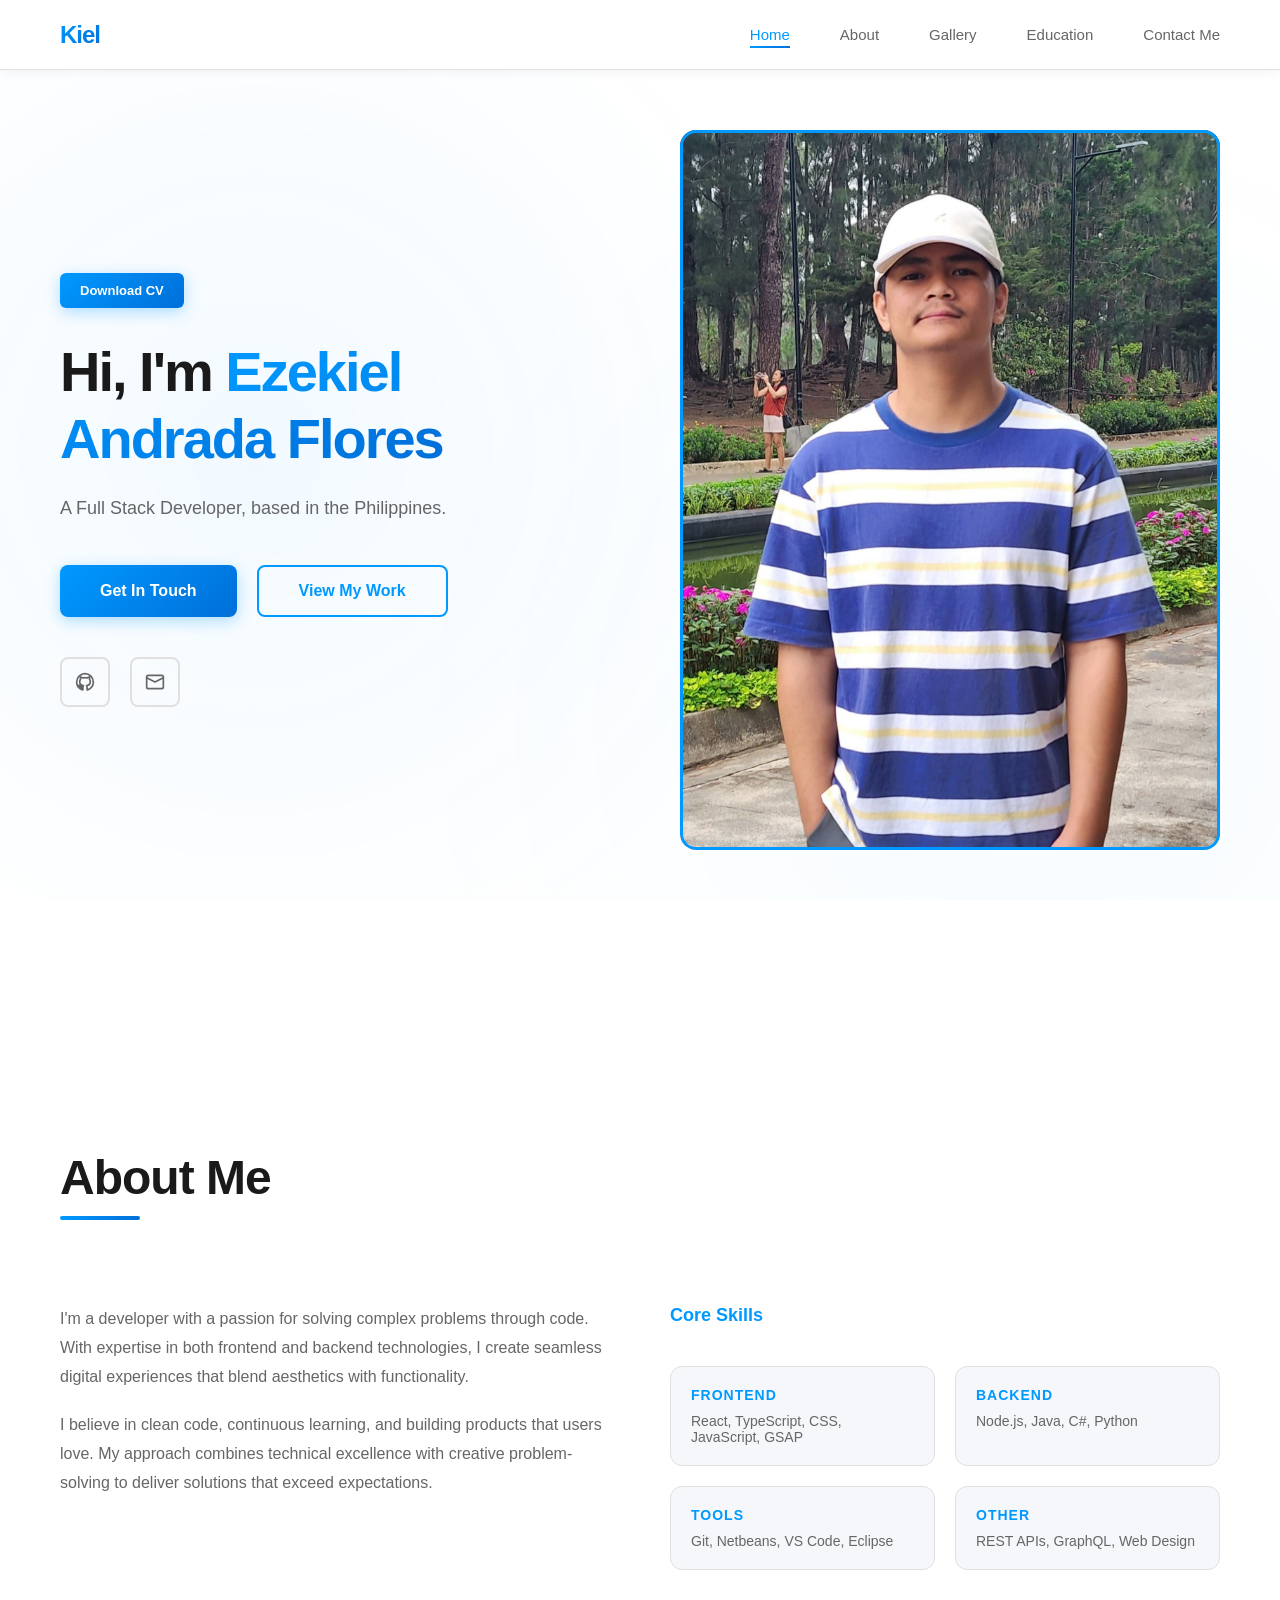
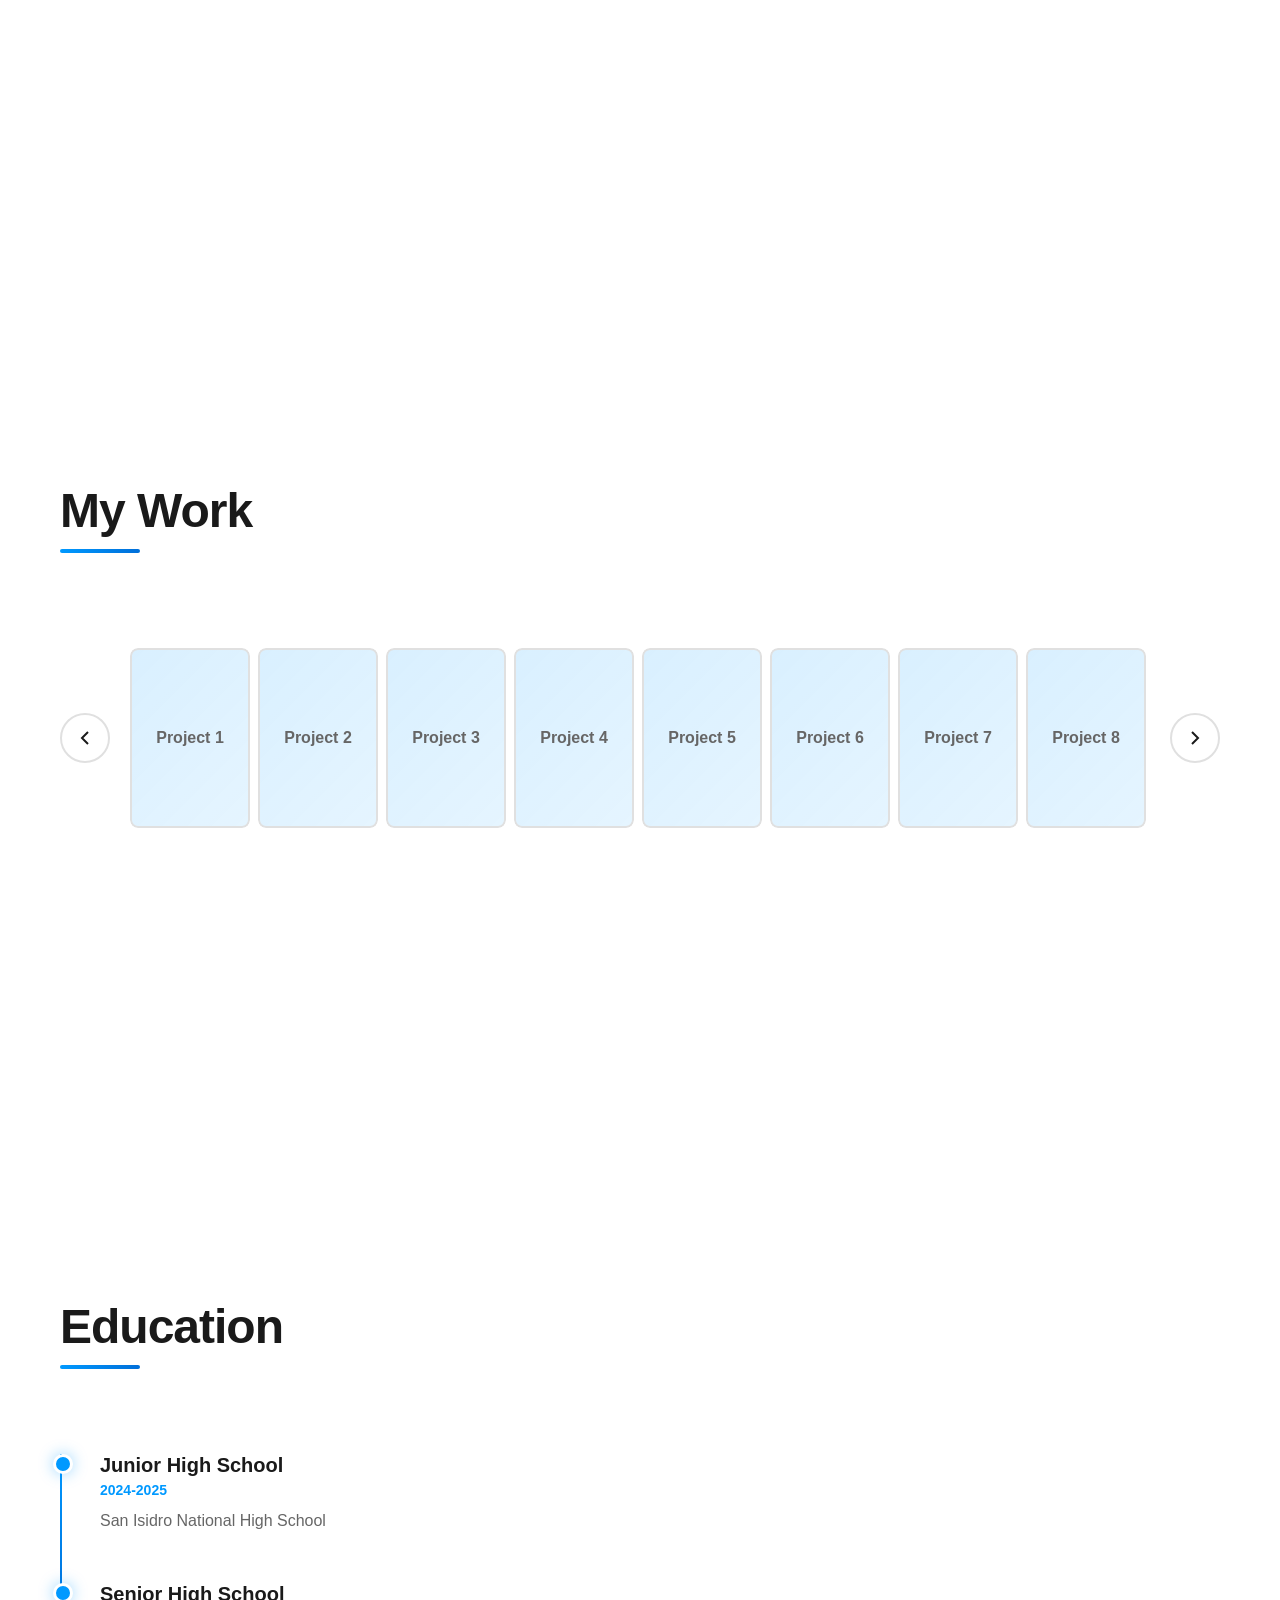
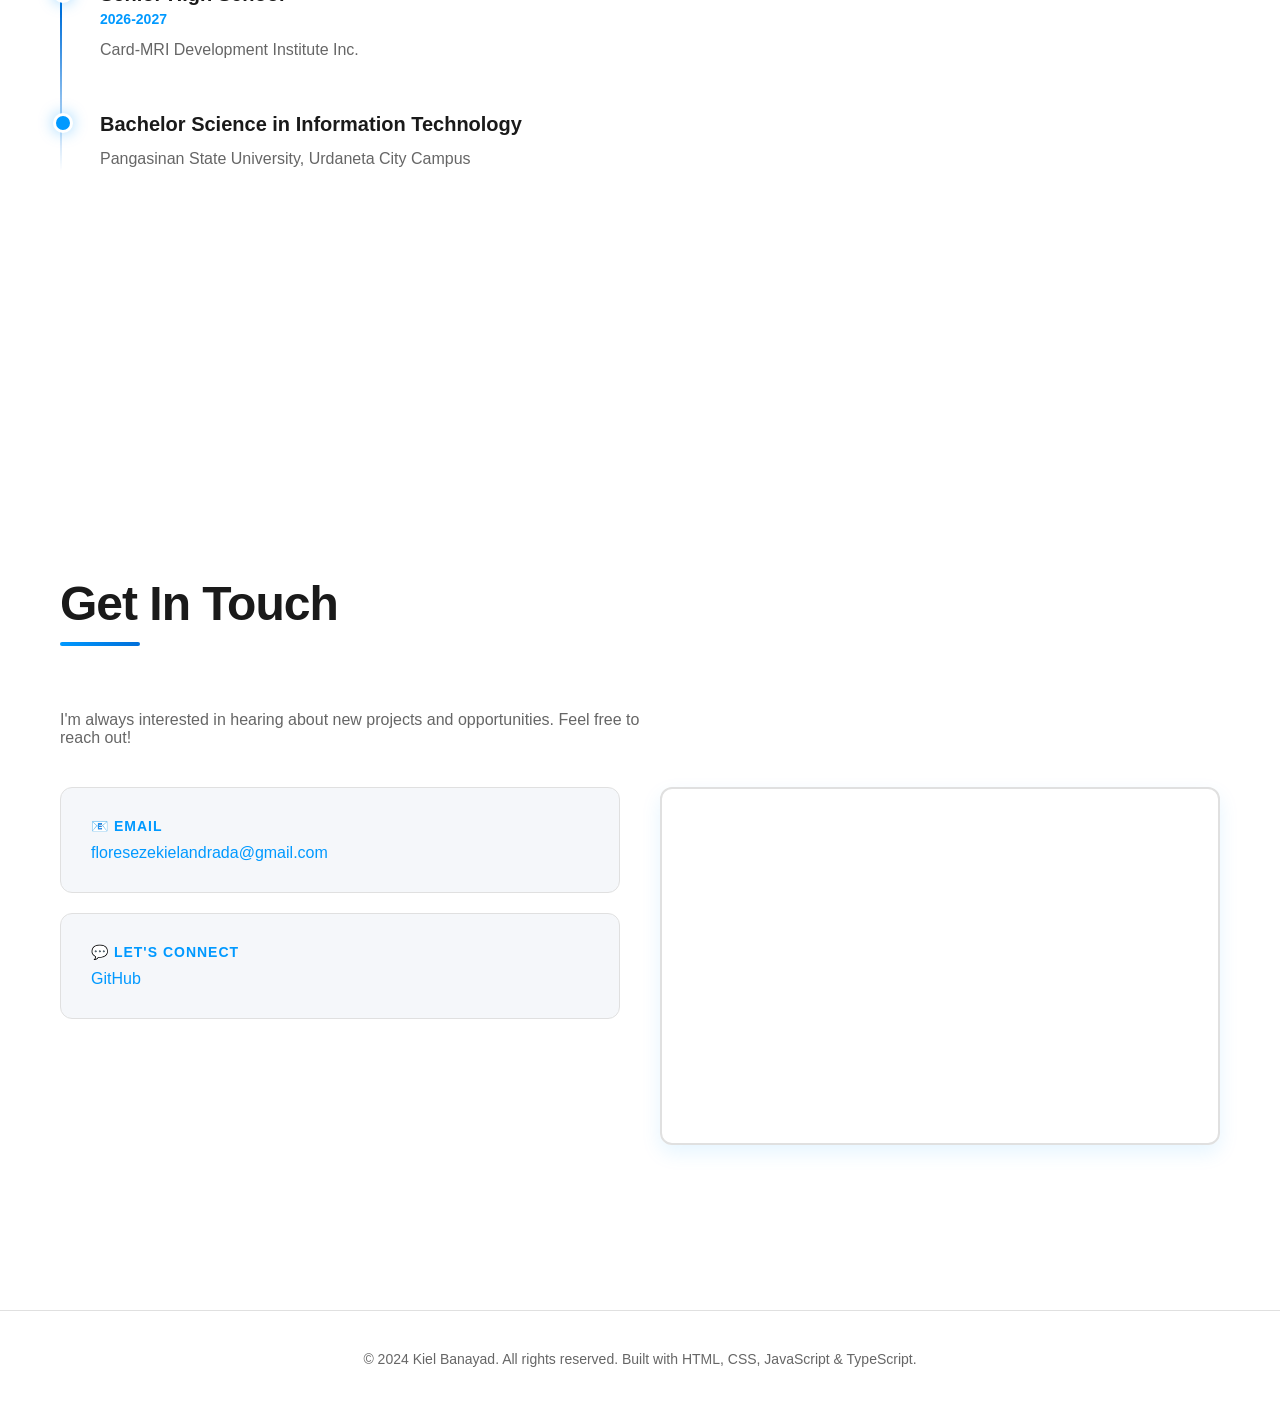
<file: index.html>
<!DOCTYPE html>
<html lang="en">
<head>
    <meta charset="UTF-8">
    <meta name="viewport" content="width=device-width, initial-scale=1.0">
    <title>Kiel Banayad - Full Stack Developer</title>
    <link rel="stylesheet" href="style.css">
</head>
<body>
    <!-- Navigation -->
    <nav>
        <div class="logo">Kiel</div>
        <ul>
            <li><a href="#home" class="nav-link active">Home</a></li>
            <li><a href="#about" class="nav-link">About</a></li>
            <li><a href="#gallery" class="nav-link">Gallery</a></li>
            <li><a href="#education" class="nav-link">Education</a></li>
            <li><a href="#contact" class="nav-link">Contact Me</a></li>
        </ul>
    </nav>

    <!-- Main Content -->
    <main>
        <!-- Hero Section -->
        <section class="hero" id="home">
            <div class="hero-container">
                <div class="hero-content">
                    <a href="cv.html" class="btn-download-cv">Download CV</a>
                    <h1>Hi, I'm <span class="highlight">Ezekiel Andrada Flores</span></h1>
                    <p> A Full Stack Developer, based in the Philippines.</p>
                    <div class="hero-cta">
                        <button class="btn btn-primary" onclick="document.getElementById('contact').scrollIntoView({ behavior: 'smooth' })">Get In Touch</button>
                        <button class="btn btn-secondary" onclick="document.getElementById('gallery').scrollIntoView({ behavior: 'smooth' })">View My Work</button>
                    </div>
                    <div class="social-links">
                        <a href="#" class="social-link" title="GitHub">
                            <svg width="20" height="20" viewBox="0 0 24 24" fill="none" stroke="currentColor" stroke-width="2" stroke-linecap="round" stroke-linejoin="round">
                                <path d="M12 2C6.48 2 2 6.48 2 12c0 4.42 2.87 8.17 6.84 9.49.5.09.68-.22.68-.48v-1.7c-2.78.6-3.37-1.34-3.37-1.34-.45-1.16-1.1-1.47-1.1-1.47-.9-.62.07-.6.07-.6 1 .07 1.52 1.03 1.52 1.03.88 1.52 2.33 1.08 2.9.82.09-.65.35-1.09.63-1.34-2.22-.25-4.56-1.11-4.56-4.93 0-1.09.39-1.98 1.03-2.68-.1-.25-.45-1.27.1-2.65 0 0 .84-.27 2.75 1.02A9.578 9.578 0 0112 6.8c.85.004 1.71.114 2.52.336 1.9-1.29 2.73-1.02 2.73-1.02.56 1.38.21 2.4.1 2.65.64.7 1.03 1.59 1.03 2.68 0 3.83-2.34 4.68-4.57 4.93.36.31.68.92.68 1.85v2.75c0 .26.18.58.69.48C19.14 20.16 22 16.42 22 12 22 6.48 17.52 2 12 2z"/>
                            </svg>
                        </a>
                        <a href="#" class="social-link" title="Email">
                            <svg width="20" height="20" viewBox="0 0 24 24" fill="none" stroke="currentColor" stroke-width="2" stroke-linecap="round" stroke-linejoin="round">
                                <rect x="2" y="4" width="20" height="16" rx="2"/>
                                <path d="m22 7-10 5L2 7"/>
                            </svg>
                        </a>
                    </div>
                </div>
                <div class="hero-image">
                    <div class="image-frame">
                          <div class="image-placeholder">
                            <img src="700870168_988888100346518_3389696231346449766_n.jpg" alt="Kiel Banayad">
                        </div>
                    </div>
                </div>
            </div>
        </section>

        <!-- About Section -->
        <section class="about" id="about">
            <div class="section-content">
                <h2 class="section-title">About Me</h2>
                <div class="about-grid">
                    <div class="about-text">
                        <p>I'm a developer with a passion for solving complex problems through code. With expertise in both frontend and backend technologies, I create seamless digital experiences that blend aesthetics with functionality.</p>
                        <p>I believe in clean code, continuous learning, and building products that users love. My approach combines technical excellence with creative problem-solving to deliver solutions that exceed expectations.</p>
                    </div>
                    <div>
                        <h3 style="color: var(--accent-primary); margin-bottom: 20px; font-size: 18px;">Core Skills</h3>
                        <div class="skills-grid">
                            <div class="skill-item">
                                <h4>Frontend</h4>
                                <p>React, TypeScript, CSS, JavaScript, GSAP</p>
                            </div>
                            <div class="skill-item">
                                <h4>Backend</h4>
                                <p>Node.js, Java, C#, Python</p>
                            </div>
                            <div class="skill-item">
                                <h4>Tools</h4>
                                <p>Git, Netbeans, VS Code, Eclipse</p>
                            </div>
                            <div class="skill-item">
                                <h4>Other</h4>
                                <p>REST APIs, GraphQL, Web Design</p>
                            </div>
                        </div>
                    </div>
                </div>
            </div>
        </section>

        <!-- Gallery Section -->
        <section class="gallery" id="gallery">
            <div class="section-content">
                <h2 class="section-title">My Work</h2>
                <div class="carousel-container">
                    <button class="carousel-btn carousel-btn-left" id="prevBtn">
                        <svg width="24" height="24" viewBox="0 0 24 24" fill="none" stroke="currentColor" stroke-width="2">
                            <polyline points="15 18 9 12 15 6"></polyline>
                        </svg>
                    </button>
                    
                    <div class="carousel-wrapper">
                        <div class="carousel" id="carousel">
                            <div class="carousel-item">
                                <div class="carousel-image">Project 1</div>
                            </div>
                            <div class="carousel-item">
                                <div class="carousel-image">Project 2</div>
                            </div>
                            <div class="carousel-item">
                                <div class="carousel-image">Project 3</div>
                            </div>
                            <div class="carousel-item">
                                <div class="carousel-image">Project 4</div>
                            </div>
                            <div class="carousel-item">
                                <div class="carousel-image">Project 5</div>
                            </div>
                            <div class="carousel-item">
                                <div class="carousel-image">Project 6</div>
                            </div>
                            <div class="carousel-item">
                                <div class="carousel-image">Project 7</div>
                            </div>
                            <div class="carousel-item">
                                <div class="carousel-image">Project 8</div>
                            </div>
                        </div>
                    </div>
                    
                    <button class="carousel-btn carousel-btn-right" id="nextBtn">
                        <svg width="24" height="24" viewBox="0 0 24 24" fill="none" stroke="currentColor" stroke-width="2">
                            <polyline points="9 18 15 12 9 6"></polyline>
                        </svg>
                    </button>
                </div>
            </div>
        </section>

        <!-- Education Section -->
        <section class="education" id="education">
            <div class="section-content">
                <h2 class="section-title">Education</h2>
                <div class="education-timeline">
                    <div class="education-item">
                        <h3>Junior High School</h3>
                        <div class="education-year">2024-2025</div>
                        <p>San Isidro National High School</p>
                    </div>
                    <div class="education-item">
                        <h3>Senior High School</h3>
                        <div class="education-year">2026-2027</div>
                        <p>Card-MRI Development Institute Inc.</p>
                    </div>
                    <div class="education-item">
                        <h3>Bachelor Science in Information Technology </h3>
                        <div class="education-year"></div>
                        <p>Pangasinan State University, Urdaneta City Campus </p>
                    </div>
                </div>
            </div>
        </section>

        <!-- Contact Section -->
        <section class="contact" id="contact">
            <div class="section-content">
                <h2 class="section-title">Get In Touch</h2>
                <p style="color: var(--text-secondary); margin-top: 20px; font-size: 16px; max-width: 600px;">I'm always interested in hearing about new projects and opportunities. Feel free to reach out!</p>
                
                <div class="contact-container">
                    <div class="contact-info">
                        <div class="contact-card">
                            <h4>📧 Email</h4>
                            <p><a href="mailto:kiel@example.com">floresezekielandrada@gmail.com</a></p>
                        </div>
                        <div class="contact-card">
                            <h4>💬 Let's Connect</h4>
                            <p><a href="#">GitHub</a></p>
                        </div>
                    </div>

                    <div class="contact-map">
                        <iframe src="https://www.google.com/maps/embed?pb=!1m18!1m12!1m3!1d3861.541098881491!2d121.00522347346193!3d14.599512186306117!2m3!1f0!2f0!3f0!3m2!1i1024!2i768!4f13.1!3m3!1m2!1s0x3397b7f5c5c5c5c5%3A0x1234567890abcdef!2sSan%20Urdaneta%2C%20Pangasinan!5e0!3m2!1sen!2sph!4v1234567890123" width="100%" height="350" style="border:0;" allowfullscreen="" loading="lazy" referrerpolicy="no-referrer-when-downgrade"></iframe>
                    </div>
                </div>
            </div>
        </section>
    </main>
    

    <!-- Footer -->
    <footer>
        <p>&copy; 2024 Kiel Banayad. All rights reserved. Built with HTML, CSS, JavaScript & TypeScript.</p>
    </footer>

    <script src="script.js"></script>
</body>
</html>
</file>
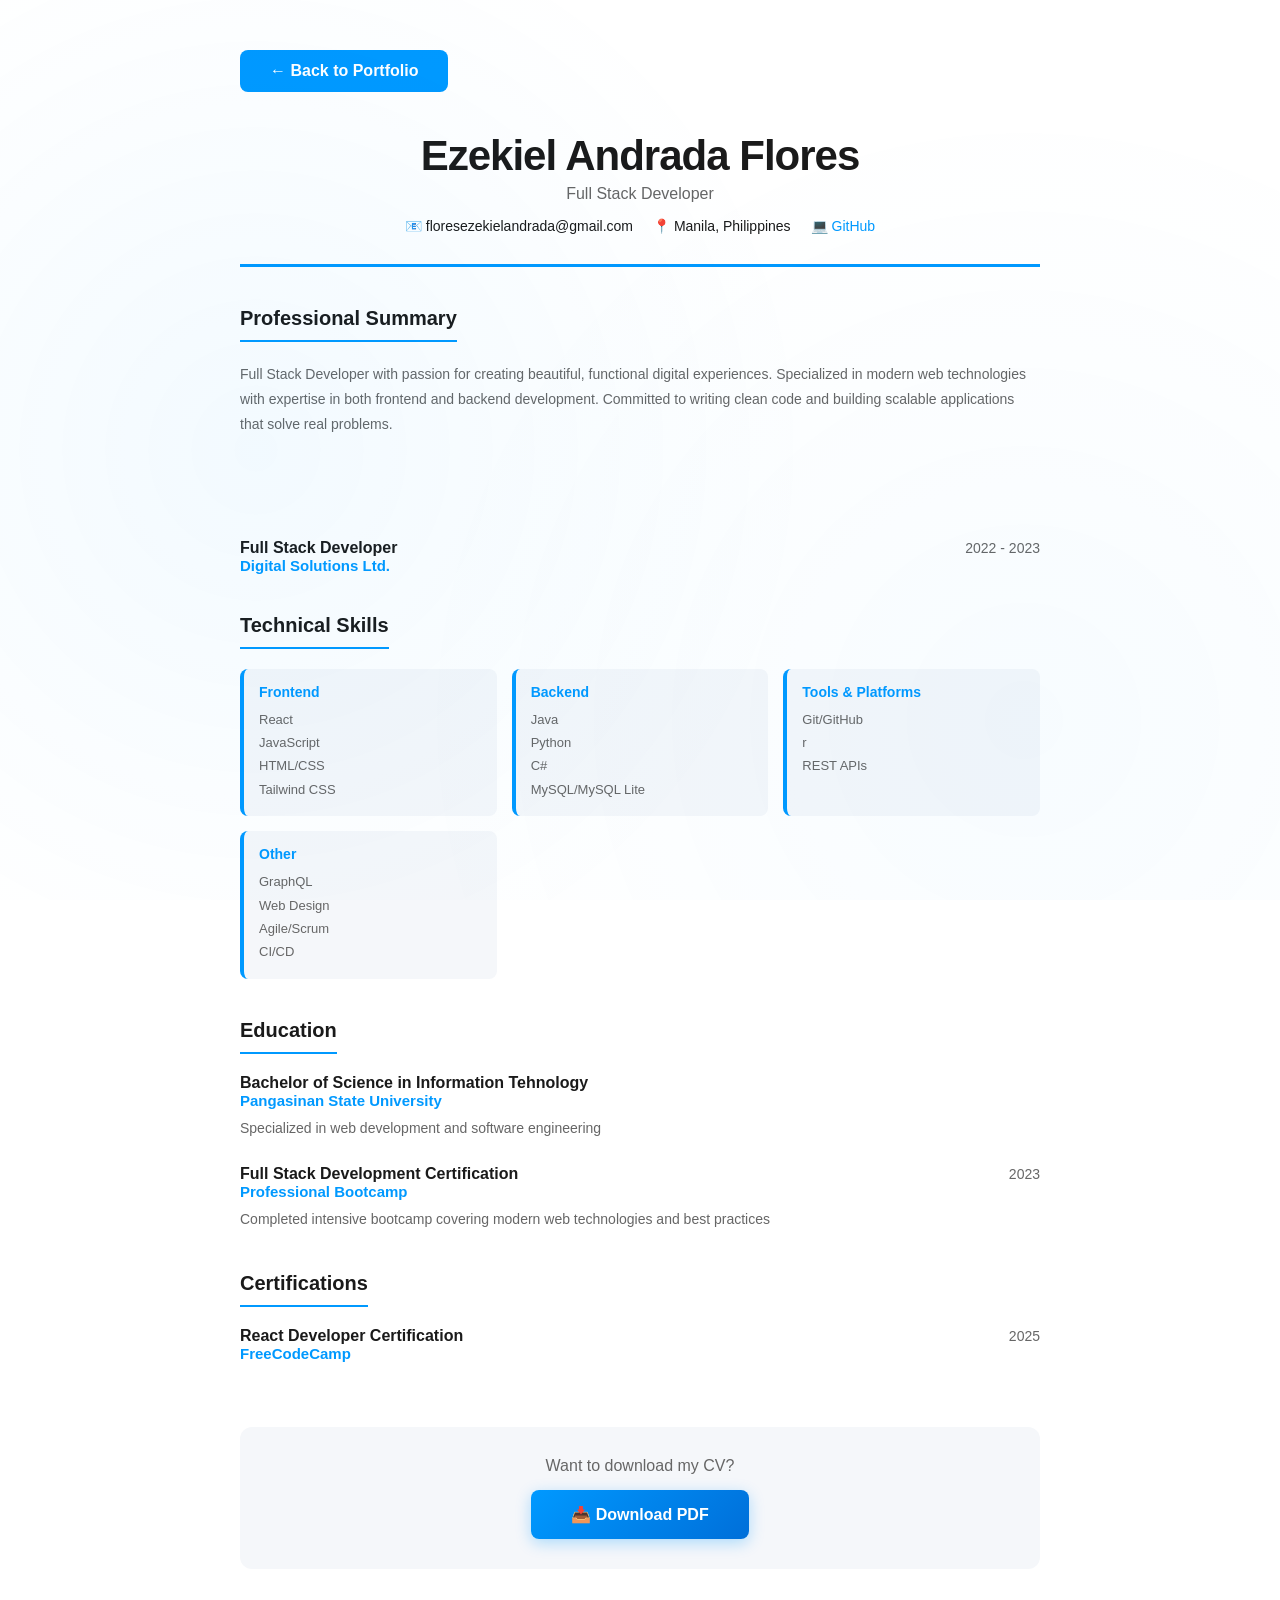
<file: cv.html>
<!DOCTYPE html>
<html lang="en">
<head>
    <meta charset="UTF-8">
    <meta name="viewport" content="width=device-width, initial-scale=1.0">
    <title>Kiel Banayad - CV</title>
    <link rel="stylesheet" href="style.css">
    <style>
        .cv-container {
            max-width: 900px;
            margin: 0 auto;
            background: #ffffff;
            padding: 50px;
            min-height: 100vh;
        }

        .cv-header {
            text-align: center;
            border-bottom: 3px solid var(--accent-primary);
            padding-bottom: 30px;
            margin-bottom: 40px;
        }

        .cv-header h1 {
            font-size: 42px;
            color: var(--text-primary);
            margin-bottom: 5px;
            letter-spacing: -1px;
        }

        .cv-header p {
            font-size: 16px;
            color: var(--text-secondary);
            margin-bottom: 15px;
        }

        .cv-contact {
            display: flex;
            justify-content: center;
            gap: 20px;
            flex-wrap: wrap;
            font-size: 14px;
        }

        .cv-contact a {
            color: var(--accent-primary);
            text-decoration: none;
            transition: color 0.3s ease;
        }

        .cv-contact a:hover {
            color: var(--accent-secondary);
        }

        .cv-section {
            margin-bottom: 40px;
        }

        .cv-section-title {
            font-size: 20px;
            font-weight: 800;
            color: var(--text-primary);
            margin-bottom: 20px;
            padding-bottom: 10px;
            border-bottom: 2px solid var(--accent-primary);
            display: inline-block;
        }

        .cv-entry {
            margin-bottom: 25px;
        }

        .cv-entry-header {
            display: flex;
            justify-content: space-between;
            align-items: baseline;
            margin-bottom: 5px;
            flex-wrap: wrap;
            gap: 10px;
        }

        .cv-entry-title {
            font-size: 16px;
            font-weight: 700;
            color: var(--text-primary);
        }

        .cv-entry-subtitle {
            font-size: 15px;
            color: var(--accent-primary);
            font-weight: 600;
        }

        .cv-entry-date {
            font-size: 14px;
            color: var(--text-secondary);
        }

        .cv-entry-description {
            font-size: 14px;
            color: var(--text-secondary);
            line-height: 1.7;
            margin-top: 8px;
        }

        .cv-skills {
            display: grid;
            grid-template-columns: repeat(auto-fit, minmax(200px, 1fr));
            gap: 15px;
            margin-bottom: 30px;
        }

        .cv-skill-category {
            padding: 15px;
            background: var(--secondary-bg);
            border-radius: 8px;
            border-left: 4px solid var(--accent-primary);
        }

        .cv-skill-title {
            font-size: 14px;
            font-weight: 700;
            color: var(--accent-primary);
            margin-bottom: 8px;
        }

        .cv-skill-list {
            font-size: 13px;
            color: var(--text-secondary);
            line-height: 1.8;
        }

        .cv-button {
            display: inline-block;
            margin-bottom: 40px;
        }

        .cv-back-btn {
            padding: 12px 30px;
            background: var(--accent-primary);
            color: #ffffff;
            text-decoration: none;
            border-radius: 8px;
            font-weight: 600;
            transition: all 0.3s ease;
            display: inline-flex;
            align-items: center;
            gap: 8px;
        }

        .cv-back-btn:hover {
            background: var(--accent-secondary);
            transform: translateX(-5px);
        }

        .cv-download {
            text-align: center;
            padding: 30px;
            background: var(--secondary-bg);
            border-radius: 12px;
            margin-top: 40px;
        }

        .cv-download-btn {
            padding: 15px 40px;
            background: linear-gradient(135deg, #0099ff, #006fd9);
            color: #ffffff;
            text-decoration: none;
            border-radius: 8px;
            font-weight: 600;
            transition: all 0.3s ease;
            display: inline-block;
            box-shadow: 0 4px 15px rgba(0, 153, 255, 0.3);
        }

        .cv-download-btn:hover {
            transform: translateY(-2px);
            box-shadow: 0 8px 25px rgba(0, 153, 255, 0.4);
        }

        @media (max-width: 768px) {
            .cv-container {
                padding: 30px 20px;
            }

            .cv-header h1 {
                font-size: 32px;
            }

            .cv-contact {
                gap: 10px;
                font-size: 13px;
            }

            .cv-entry-header {
                flex-direction: column;
                gap: 5px;
            }

            .cv-skills {
                grid-template-columns: 1fr;
            }

            .cv-section-title {
                font-size: 18px;
            }

            .cv-entry-title {
                font-size: 15px;
            }
        }

        @media (max-width: 480px) {
            .cv-container {
                padding: 20px 15px;
            }

            .cv-header {
                padding-bottom: 20px;
                margin-bottom: 30px;
            }

            .cv-header h1 {
                font-size: 26px;
            }

            .cv-header p {
                font-size: 14px;
            }

            .cv-section {
                margin-bottom: 30px;
            }

            .cv-section-title {
                font-size: 16px;
            }

            .cv-entry {
                margin-bottom: 20px;
            }

            .cv-entry-title {
                font-size: 14px;
            }

            .cv-entry-date {
                font-size: 13px;
            }

            .cv-entry-description {
                font-size: 13px;
            }

            .cv-skill-category {
                padding: 12px;
            }

            .cv-skill-title {
                font-size: 13px;
            }

            .cv-skill-list {
                font-size: 12px;
            }

            .cv-back-btn {
                padding: 10px 20px;
                font-size: 13px;
            }

            .cv-download-btn {
                padding: 12px 30px;
                font-size: 14px;
            }
        }
    </style>
</head>
<body>
    <div class="cv-container">
        <div class="cv-button">
            <a href="index.html" class="cv-back-btn">← Back to Portfolio</a>
        </div>

        <!-- Header -->
        <div class="cv-header">
            <h1>Ezekiel Andrada Flores</h1>
            <p>Full Stack Developer</p>
            <div class="cv-contact">
                <span>📧 floresezekielandrada@gmail.com</span>
                <span>📍 Manila, Philippines</span>
                <a href="#">💻 GitHub</a>
            </div>
        </div>

        <!-- Professional Summary -->
        <div class="cv-section">
            <h2 class="cv-section-title">Professional Summary</h2>
            <p style="font-size: 14px; color: var(--text-secondary); line-height: 1.8;">
                Full Stack Developer with passion for creating beautiful, functional digital experiences. Specialized in modern web technologies with expertise in both frontend and backend development. Committed to writing clean code and building scalable applications that solve real problems.
            </p>
        </div>

        <!-- Experience -->
        <div class="cv-section">
            <h2 class="cv-section-title"></h2>

            <div class="cv-entry">
                <div class="cv-entry-header">
                    <div>
                        <div class="cv-entry-title"></div>
                        <div class="cv-entry-subtitle"></div>
                    </div>
                    <div class="cv-entry-date"></div>
                </div>
                <div class="cv-entry-description">
                 
                </div>
            </div>

            <div class="cv-entry">
                <div class="cv-entry-header">
                    <div>
                        <div class="cv-entry-title">Full Stack Developer</div>
                        <div class="cv-entry-subtitle">Digital Solutions Ltd.</div>
                    </div>
                    <div class="cv-entry-date">2022 - 2023</div>
                </div>
                <div class="cv-entry-description">

                </div>
            </div>
        </div>

        <!-- Skills -->
        <div class="cv-section">
            <h2 class="cv-section-title">Technical Skills</h2>
            <div class="cv-skills">
                <div class="cv-skill-category">
                    <div class="cv-skill-title">Frontend</div>
                    <div class="cv-skill-list">
                        React<br>
                            JavaScript<br>
                        HTML/CSS<br>
                        Tailwind CSS
                    </div>
                </div>
                <div class="cv-skill-category">
                    <div class="cv-skill-title">Backend</div>
                    <div class="cv-skill-list">
                              Java <br>
                        Python<br>
                        C#<br>
                       MySQL/MySQL Lite
                    </div>
                </div>
                <div class="cv-skill-category">
                    <div class="cv-skill-title">Tools & Platforms</div>
                    <div class="cv-skill-list">
                        Git/GitHub<br>
                        r<br>
                        REST APIs<br>
                        
                    </div>
                </div>
                <div class="cv-skill-category">
                    <div class="cv-skill-title">Other</div>
                    <div class="cv-skill-list">
                        GraphQL<br>
                        Web Design<br>
                        Agile/Scrum<br>
                        CI/CD
                    </div>
                </div>
            </div>
        </div>

        <!-- Education -->
        <div class="cv-section">
            <h2 class="cv-section-title">Education</h2>

            <div class="cv-entry">
                <div class="cv-entry-header">
                    <div>
                        <div class="cv-entry-title">Bachelor of Science in Information Tehnology</div>
                        <div class="cv-entry-subtitle">Pangasinan State University</div>
                    </div>
                    <div class="cv-entry-date"></div>
                </div>
                <div class="cv-entry-description">
                    Specialized in web development and software engineering
                </div>
            </div>

            <div class="cv-entry">
                <div class="cv-entry-header">
                    <div>
                        <div class="cv-entry-title">Full Stack Development Certification</div>
                        <div class="cv-entry-subtitle">Professional Bootcamp</div>
                    </div>
                    <div class="cv-entry-date">2023</div>
                </div>
                <div class="cv-entry-description">
                    Completed intensive bootcamp covering modern web technologies and best practices
                </div>
            </div>
        </div>

        <!-- Certifications -->
        <div class="cv-section">
            <h2 class="cv-section-title">Certifications</h2>

            <div class="cv-entry">
                <div class="cv-entry-header">
                    <div>
                        <div class="cv-entry-title">React Developer Certification</div>
                        <div class="cv-entry-subtitle">FreeCodeCamp</div>
                    </div>
                    <div class="cv-entry-date">2025</div>
                </div>
            </div>

            <div class="cv-entry">
                <div class="cv-entry-header">
                    <div>
                        <div class="cv-entry-title"></div>
                        <div class="cv-entry-subtitle"></div>
                    </div>
                    <div class="cv-entry-date"></div>
                </div>
            </div>
        </div>

        <!-- Download Section -->
        <div class="cv-download">
            <p style="margin-bottom: 15px; color: var(--text-secondary);">Want to download my CV?</p>
            <a href="#" class="cv-download-btn">📥 Download PDF</a>
        </div>
    </div>
</body>
</html>
</file>
<file: style.css>
* {
    margin: 0;
    padding: 0;
    box-sizing: border-box;
}

:root {
    --primary-bg: #ffffff;
    --secondary-bg: #f5f7fa;
    --accent-primary: #0099ff;
    --accent-secondary: #006fd9;
    --text-primary: #1a1a1a;
    --text-secondary: #666666;
    --border-color: #e0e0e0;
}

body {
    font-family: -apple-system, BlinkMacSystemFont, 'Segoe UI', 'Roboto', 'Oxygen', 'Ubuntu', 'Cantarell', sans-serif;
    background: #ffffff;
    color: var(--text-primary);
    overflow-x: hidden;
    scroll-behavior: smooth;
}

/* Background Animation */
body::before {
    content: '';
    position: fixed;
    top: 0;
    left: 0;
    width: 100%;
    height: 100%;
    background-image: 
        radial-gradient(circle at 20% 50%, rgba(0, 153, 255, 0.05) 0%, transparent 50%),
        radial-gradient(circle at 80% 80%, rgba(0, 153, 255, 0.03) 0%, transparent 50%);
    pointer-events: none;
    z-index: 0;
}

/* Navbar */
nav {
    position: fixed;
    top: 0;
    left: 0;
    width: 100%;
    height: 70px;
    background: rgba(255, 255, 255, 0.95);
    border-bottom: 1px solid var(--border-color);
    display: flex;
    align-items: center;
    justify-content: space-between;
    padding: 0 60px;
    z-index: 1000;
    backdrop-filter: blur(10px);
    box-shadow: 0 2px 10px rgba(0, 0, 0, 0.05);
}

.logo {
    font-size: 24px;
    font-weight: 700;
    background: linear-gradient(135deg, var(--accent-primary), var(--accent-secondary));
    -webkit-background-clip: text;
    -webkit-text-fill-color: transparent;
    background-clip: text;
    letter-spacing: -1px;
}

nav ul {
    display: flex;
    list-style: none;
    gap: 50px;
}

nav a {
    color: var(--text-secondary);
    text-decoration: none;
    font-size: 15px;
    font-weight: 500;
    position: relative;
    transition: color 0.3s ease;
}

nav a::after {
    content: '';
    position: absolute;
    bottom: -5px;
    left: 0;
    width: 0;
    height: 2px;
    background: linear-gradient(90deg, var(--accent-primary), var(--accent-secondary));
    transition: width 0.3s ease;
}

nav a:hover {
    color: var(--accent-primary);
}

nav a:hover::after {
    width: 100%;
}

nav a.active {
    color: var(--accent-primary);
}

nav a.active::after {
    width: 100%;
}

/* Main Content */
main {
    position: relative;
    z-index: 1;
    margin-top: 70px;
}

/* Hero Section */
.hero {
    min-height: calc(100vh - 70px);
    display: flex;
    align-items: center;
    justify-content: center;
    padding: 60px;
    position: relative;
    overflow: hidden;
}

.hero-container {
    display: grid;
    grid-template-columns: 1fr 1fr;
    gap: 80px;
    align-items: center;
    max-width: 1400px;
    width: 100%;
}

.hero-content {
    animation: slideInLeft 0.8s ease-out;
}

.hero-content h1 {
    font-size: 56px;
    font-weight: 800;
    line-height: 1.2;
    margin-bottom: 20px;
    letter-spacing: -2px;
}

.hero-content .highlight {
    background: linear-gradient(135deg, var(--accent-primary), var(--accent-secondary));
    -webkit-background-clip: text;
    -webkit-text-fill-color: transparent;
    background-clip: text;
}

.hero-content p {
    font-size: 18px;
    color: var(--text-secondary);
    line-height: 1.8;
    margin-bottom: 40px;
    max-width: 500px;
}

.hero-cta {
    display: flex;
    gap: 20px;
    flex-wrap: wrap;
}

.btn {
    padding: 15px 40px;
    border: none;
    border-radius: 8px;
    font-size: 16px;
    font-weight: 600;
    cursor: pointer;
    transition: all 0.3s ease;
    text-decoration: none;
    display: inline-block;
}

.btn-primary {
    background: linear-gradient(135deg, #0099ff, #006fd9);
    color: #ffffff;
    box-shadow: 0 4px 15px rgba(0, 153, 255, 0.3);
}

.btn-primary:hover {
    transform: translateY(-2px);
    box-shadow: 0 10px 30px rgba(0, 153, 255, 0.4);
}

.btn-secondary {
    background: transparent;
    border: 2px solid var(--accent-primary);
    color: var(--accent-primary);
}

.btn-secondary:hover {
    background: rgba(0, 153, 255, 0.08);
    transform: translateY(-2px);
}

.social-links {
    display: flex;
    gap: 20px;
    margin-top: 40px;
}

.social-link {
    width: 50px;
    height: 50px;
    border-radius: 8px;
    border: 2px solid var(--border-color);
    display: flex;
    align-items: center;
    justify-content: center;
    text-decoration: none;
    color: var(--text-secondary);
    transition: all 0.3s ease;
    font-size: 20px;
}

.social-link:hover {
    border-color: var(--accent-primary);
    color: var(--accent-primary);
    background: rgba(0, 153, 255, 0.08);
}

.hero-image {
    position: relative;
    animation: slideInRight 0.8s ease-out;
}

.image-frame {
    position: relative;
    width: 100%;
    aspect-ratio: 3/4;
    border-radius: 16px;
    overflow: hidden;
    background: var(--secondary-bg);
}

.image-frame::before {
    content: '';
    position: absolute;
    top: 0;
    left: 0;
    right: 0;
    bottom: 0;
    border: 3px solid var(--accent-primary);
    border-radius: 16px;
    z-index: 2;
    box-shadow: 0 0 30px rgba(0, 153, 255, 0.2), inset 0 0 30px rgba(0, 153, 255, 0.05);
}

.image-frame img {
    width: 100%;
    height: 100%;
    object-fit: cover;
}

.image-placeholder {
    width: 100%;
    height: 100%;
    background: linear-gradient(135deg, rgba(0, 153, 255, 0.08), rgba(0, 153, 255, 0.04));
    display: flex;
    align-items: center;
    justify-content: center;
    font-size: 18px;
    color: var(--text-secondary);
}

/* Sections */
section {
    min-height: 100vh;
    display: flex;
    align-items: center;
    justify-content: center;
    padding: 120px 60px;
    position: relative;
    opacity: 0;
    animation: fadeInUp 0.8s ease-out forwards;
}

section.about {
    animation-delay: 0.2s;
}

section.gallery {
    animation-delay: 0.3s;
}

section.education {
    animation-delay: 0.4s;
}

section.contact {
    animation-delay: 0.5s;
}

.section-content {
    max-width: 1200px;
    width: 100%;
}

.section-title {
    font-size: 48px;
    font-weight: 800;
    margin-bottom: 60px;
    letter-spacing: -1px;
    position: relative;
    display: inline-block;
}

.section-title::after {
    content: '';
    position: absolute;
    bottom: -15px;
    left: 0;
    width: 80px;
    height: 4px;
    background: linear-gradient(90deg, var(--accent-primary), var(--accent-secondary));
    border-radius: 2px;
}

/* About Section */
.about-grid {
    display: grid;
    grid-template-columns: 1fr 1fr;
    gap: 60px;
    margin-top: 40px;
}

.about-text p {
    font-size: 16px;
    color: var(--text-secondary);
    line-height: 1.8;
    margin-bottom: 20px;
}

.skills-grid {
    display: grid;
    grid-template-columns: repeat(2, 1fr);
    gap: 20px;
    margin-top: 40px;
}

.skill-item {
    padding: 20px;
    background: #f5f7fa;
    border: 1px solid var(--border-color);
    border-radius: 12px;
    transition: all 0.3s ease;
}

.skill-item:hover {
    background: #e8f2ff;
    border-color: var(--accent-primary);
    transform: translateY(-5px);
    box-shadow: 0 8px 20px rgba(0, 153, 255, 0.15);
}

.skill-item h4 {
    color: var(--accent-primary);
    font-size: 14px;
    text-transform: uppercase;
    letter-spacing: 1px;
    margin-bottom: 10px;
}

.skill-item p {
    font-size: 14px;
    color: var(--text-secondary);
}

/* Gallery Section - Netflix Carousel */
.carousel-container {
    display: flex;
    align-items: center;
    gap: 20px;
    margin-top: 40px;
    position: relative;
}

.carousel-wrapper {
    flex: 1;
    overflow: hidden;
    border-radius: 12px;
}

.carousel {
    display: flex;
    gap: 8px;
    transition: transform 0.5s ease;
    padding: 10px 0;
}

.carousel-item {
    flex: 0 0 120px;
    height: 180px;
    border-radius: 8px;
    overflow: hidden;
    cursor: pointer;
    transition: all 0.3s ease;
}

.carousel-image {
    width: 100%;
    height: 100%;
    background: linear-gradient(135deg, rgba(0, 153, 255, 0.15), rgba(0, 153, 255, 0.1));
    border: 2px solid var(--border-color);
    border-radius: 8px;
    display: flex;
    align-items: center;
    justify-content: center;
    font-size: 16px;
    color: var(--text-secondary);
    font-weight: 600;
    transition: all 0.3s ease;
    position: relative;
}

.carousel-item:hover .carousel-image {
    border-color: var(--accent-primary);
    transform: scale(1.05);
    box-shadow: 0 10px 30px rgba(0, 153, 255, 0.2);
}

.carousel-btn {
    width: 50px;
    height: 50px;
    border-radius: 50%;
    border: 2px solid var(--border-color);
    background: rgba(255, 255, 255, 0.9);
    color: var(--text-primary);
    cursor: pointer;
    display: flex;
    align-items: center;
    justify-content: center;
    transition: all 0.3s ease;
    flex-shrink: 0;
    z-index: 10;
}

.carousel-btn:hover {
    border-color: var(--accent-primary);
    background: rgba(0, 153, 255, 0.1);
    color: var(--accent-primary);
    transform: scale(1.1);
}

.carousel-btn svg {
    width: 24px;
    height: 24px;
}

@media (max-width: 1024px) {
    .carousel-item {
        flex: 0 0 100px;
        height: 150px;
    }
}

@media (max-width: 768px) {
    .carousel-item {
        flex: 0 0 90px;
        height: 140px;
    }

    .carousel-btn {
        width: 40px;
        height: 40px;
    }

    .carousel-container {
        gap: 10px;
    }
}

@media (max-width: 480px) {
    .carousel-item {
        flex: 0 0 80px;
        height: 120px;
    }

    .carousel-btn {
        width: 35px;
        height: 35px;
    }
}

/* Education Section */
.education-timeline {
    position: relative;
    margin-top: 40px;
    padding-left: 40px;
}

.education-timeline::before {
    content: '';
    position: absolute;
    left: 0;
    top: 0;
    bottom: 0;
    width: 2px;
    background: linear-gradient(180deg, var(--accent-primary), var(--accent-secondary), transparent);
}

.education-item {
    margin-bottom: 50px;
    position: relative;
    opacity: 0;
    animation: fadeInUp 0.6s ease-out forwards;
}

.education-item:nth-child(1) { animation-delay: 0.2s; }
.education-item:nth-child(2) { animation-delay: 0.4s; }
.education-item:nth-child(3) { animation-delay: 0.6s; }

.education-item::before {
    content: '';
    position: absolute;
    left: -47px;
    top: 0;
    width: 14px;
    height: 14px;
    background: var(--accent-primary);
    border-radius: 50%;
    border: 3px solid var(--primary-bg);
    box-shadow: 0 0 15px rgba(0, 153, 255, 0.4);
}

.education-item h3 {
    font-size: 20px;
    margin-bottom: 5px;
    color: var(--text-primary);
}

.education-year {
    color: var(--accent-primary);
    font-size: 14px;
    font-weight: 600;
    margin-bottom: 10px;
}

.education-item p {
    color: var(--text-secondary);
    line-height: 1.6;
}

.btn-download-cv {
    display: inline-block;
    padding: 10px 20px;
    background: linear-gradient(135deg, #0099ff, #006fd9);
    color: #ffffff;
    text-decoration: none;
    border-radius: 6px;
    font-size: 13px;
    font-weight: 600;
    margin-bottom: 30px;
    transition: all 0.3s ease;
    box-shadow: 0 4px 15px rgba(0, 153, 255, 0.3);
}

.btn-download-cv:hover {
    transform: translateY(-2px);
    box-shadow: 0 8px 25px rgba(0, 153, 255, 0.4);
}

/* Contact Container with Map */
.contact-container {
    display: grid;
    grid-template-columns: 1fr 1fr;
    gap: 40px;
    margin-top: 40px;
    align-items: start;
}

.contact-info {
    display: flex;
    flex-direction: column;
    gap: 20px;
}

.contact-map {
    border-radius: 12px;
    overflow: hidden;
    border: 2px solid var(--border-color);
    box-shadow: 0 8px 20px rgba(0, 153, 255, 0.1);
}

.contact-map iframe {
    border-radius: 10px;
}

.contact-card {
    padding: 30px;
    background: #f5f7fa;
    border: 1px solid var(--border-color);
    border-radius: 12px;
    transition: all 0.3s ease;
}

.contact-card:hover {
    background: #e8f2ff;
    border-color: var(--accent-primary);
    box-shadow: 0 10px 30px rgba(0, 153, 255, 0.15);
}

.contact-card h4 {
    color: var(--accent-primary);
    margin-bottom: 10px;
    font-size: 14px;
    text-transform: uppercase;
    letter-spacing: 1px;
}

.contact-card p {
    color: var(--text-secondary);
    word-break: break-all;
}

.contact-card a {
    color: var(--accent-primary);
    text-decoration: none;
    transition: all 0.3s ease;
}

.contact-card a:hover {
    opacity: 0.8;
}

/* Footer */
footer {
    border-top: 1px solid var(--border-color);
    padding: 40px 60px;
    text-align: center;
    color: var(--text-secondary);
    font-size: 14px;
}

/* Animations */
@keyframes slideInLeft {
    from {
        opacity: 0;
        transform: translateX(-50px);
    }
    to {
        opacity: 1;
        transform: translateX(0);
    }
}

@keyframes slideInRight {
    from {
        opacity: 0;
        transform: translateX(50px);
    }
    to {
        opacity: 1;
        transform: translateX(0);
    }
}

@keyframes fadeInUp {
    from {
        opacity: 0;
        transform: translateY(30px);
    }
    to {
        opacity: 1;
        transform: translateY(0);
    }
}

/* Responsive */
@media (max-width: 1024px) {
    nav {
        padding: 0 30px;
    }

    nav ul {
        gap: 30px;
    }

    .hero-container {
        grid-template-columns: 1fr;
        gap: 40px;
    }

    .hero {
        padding: 40px 30px;
        min-height: auto;
        padding-top: 130px;
    }

    .hero-content h1 {
        font-size: 42px;
    }

    .hero-content p {
        font-size: 16px;
    }

    section {
        padding: 100px 30px;
    }

    .section-title {
        font-size: 40px;
    }

    .about-grid {
        grid-template-columns: 1fr;
        gap: 40px;
    }

    .carousel-item {
        flex: 0 0 100px;
        height: 150px;
    }

    .contact-info {
        grid-template-columns: 1fr 1fr;
    }

    main {
        margin-top: 60px;
    }
}

@media (max-width: 768px) {
    nav {
        padding: 0 20px;
        height: 60px;
    }

    nav ul {
        gap: 20px;
    }

    nav a {
        font-size: 13px;
    }

    .logo {
        font-size: 20px;
    }

    .hero {
        padding: 30px 20px;
        padding-top: 110px;
        min-height: auto;
    }

    .hero-content h1 {
        font-size: 32px;
        margin-bottom: 15px;
    }

    .hero-content p {
        font-size: 15px;
        margin-bottom: 25px;
    }

    .hero-cta {
        gap: 12px;
    }

    .btn {
        padding: 12px 30px;
        font-size: 14px;
    }

    .social-links {
        gap: 15px;
        margin-top: 30px;
    }

    .social-link {
        width: 45px;
        height: 45px;
    }

    .btn-download-cv {
        padding: 10px 18px;
        font-size: 12px;
        margin-bottom: 25px;
    }


    .section-title {
        font-size: 30px;
        margin-bottom: 40px;
    }

    .section-title::after {
        width: 60px;
    }

    .about-grid {
        grid-template-columns: 1fr;
        gap: 30px;
    }

    .about-text p {
        font-size: 15px;
        margin-bottom: 15px;
    }

    .skills-grid {
        grid-template-columns: 1fr;
        gap: 15px;
    }

    .skill-item {
        padding: 15px;
    }

    .skill-item h4 {
        font-size: 13px;
    }

    .skill-item p {
        font-size: 13px;
    }

    .carousel-container {
        gap: 12px;
    }

    .carousel-item {
        flex: 0 0 90px;
        height: 140px;
    }

    .carousel-btn {
        width: 40px;
        height: 40px;
        flex-shrink: 0;
    }

    .carousel-btn svg {
        width: 20px;
        height: 20px;
    }

    .education-timeline {
        padding-left: 30px;
    }

    .education-item {
        margin-bottom: 40px;
    }

    .education-item::before {
        left: -42px;
        width: 12px;
        height: 12px;
    }

    .education-item h3 {
        font-size: 18px;
    }

    .education-year {
        font-size: 13px;
    }

    .education-item p {
        font-size: 14px;
    }

    .contact-container {
        grid-template-columns: 1fr;
        gap: 30px;
    }

    .contact-info {
        grid-template-columns: 1fr;
        gap: 20px;
        margin-top: 30px;
    }

    .contact-map {
        height: 300px;
    }

    .contact-map iframe {
        height: 300px;
    }

    .contact-card {
        padding: 20px;
    }

    .contact-card h4 {
        font-size: 13px;
        margin-bottom: 8px;
    }

    .contact-card p {
        font-size: 14px;
    }

    footer {
        padding: 30px 20px;
        font-size: 12px;
    }

    main {
        margin-top: 60px;
    }
}

@media (max-width: 480px) {
    nav {
        padding: 0 15px;
        height: 55px;
    }

    nav ul {
        gap: 12px;
    }

    nav a {
        font-size: 11px;
    }

    .logo {
        font-size: 18px;
    }

    .hero {
        padding: 20px 15px;
        padding-top: 90px;
    }

    .hero-container {
        gap: 25px;
    }

    .hero-content h1 {
        font-size: 26px;
        line-height: 1.15;
        margin-bottom: 12px;
        letter-spacing: -0.5px;
    }

    .hero-content p {
        font-size: 14px;
        line-height: 1.6;
        margin-bottom: 20px;
        max-width: 100%;
    }

    .hero-cta {
        flex-direction: column;
        gap: 10px;
    }

    .btn {
        width: 100%;
        padding: 12px 24px;
        font-size: 14px;
        text-align: center;
    }

    .btn-download-cv {
        width: 100%;
        padding: 10px 20px;
        font-size: 12px;
        text-align: center;
        margin-bottom: 20px;
    }

    .social-links {
        gap: 12px;
        margin-top: 25px;
    }

    .social-link {
        width: 40px;
        height: 40px;
    }

    .social-link svg {
        width: 18px;
        height: 18px;
    }

    section {
        padding: 60px 15px;
    }

    .section-title {
        font-size: 24px;
        margin-bottom: 30px;
    }

    .section-title::after {
        width: 50px;
        bottom: -10px;
    }

    .about-grid {
        gap: 25px;
    }

    .about-text p {
        font-size: 14px;
        margin-bottom: 12px;
        line-height: 1.6;
    }

    .skills-grid {
        grid-template-columns: 1fr;
    }

    .skill-item {
        padding: 12px;
    }

    .skill-item h4 {
        font-size: 12px;
        margin-bottom: 6px;
    }

    .skill-item p {
        font-size: 12px;
    }

    .carousel-container {
        gap: 8px;
    }

    .carousel-item {
        flex: 0 0 75px;
        height: 120px;
    }

    .carousel-btn {
        width: 36px;
        height: 36px;
        min-width: 36px;
    }

    .carousel-btn svg {
        width: 18px;
        height: 18px;
    }

    .education-timeline {
        padding-left: 25px;
    }

    .education-item {
        margin-bottom: 35px;
    }

    .education-item::before {
        left: -39px;
        width: 11px;
        height: 11px;
        border-width: 2px;
    }

    .education-item h3 {
        font-size: 16px;
        margin-bottom: 3px;
    }

    .education-year {
        font-size: 12px;
        margin-bottom: 6px;
    }

    .education-item p {
        font-size: 13px;
        line-height: 1.5;
    }

    .contact-info {
        gap: 15px;
        margin-top: 25px;
    }

    .contact-card {
        padding: 18px;
    }

    .contact-card h4 {
        font-size: 12px;
        margin-bottom: 6px;
        letter-spacing: 0.5px;
    }

    .contact-card p {
        font-size: 13px;
        word-break: break-word;
    }

    .contact-card a {
        font-size: 13px;
    }

    .contact-container {
        grid-template-columns: 1fr;
        gap: 25px;
    }

    .contact-info {
        flex-direction: column;
        gap: 12px;
    }

    .contact-map {
        height: 250px;
    }

    .contact-map iframe {
        height: 250px;
    }

    footer {
        padding: 25px 15px;
        font-size: 11px;
        line-height: 1.5;
    }


    main {
        margin-top: 55px;
    }
}
</file>
